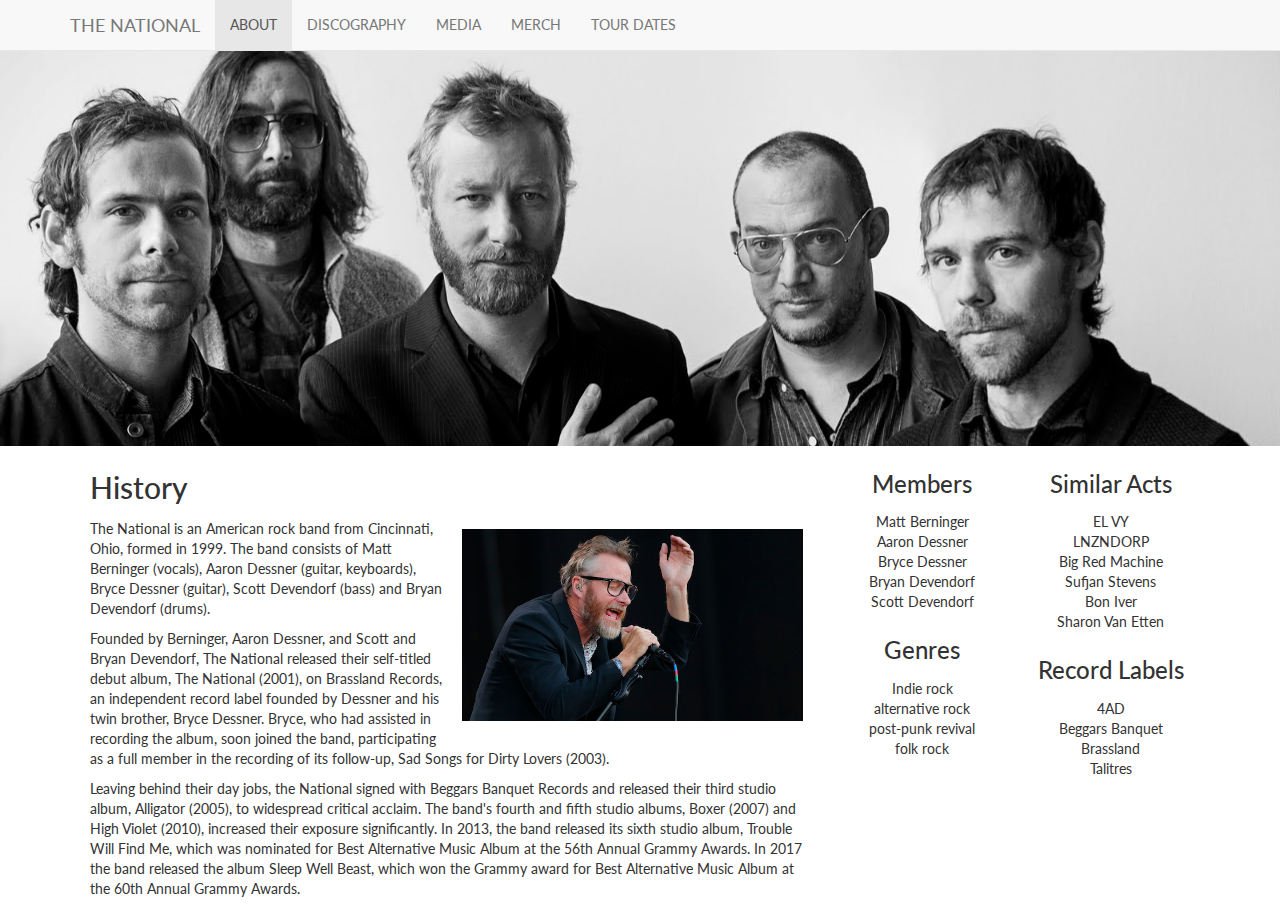
<file: about.html>
<!DOCTYPE html>
<html lang+"en">
<head>
  <title>About</title>
  <meta charset="utf-8">
  <meta name="viewport" content="width=device-width, initial-scale=1.0">
  <link rel="stylesheet" href="https://maxcdn.bootstrapcdn.com/bootstrap/3.3.7/css/bootstrap.min.css"/>
  <link rel="stylesheet" href="./assets/stylesheets/the-national-styles.css"/>
  <link href="https://fonts.googleapis.com/css?family=Lato" rel="stylesheet"/>
  <meta name="viewport" content="width=device-width, initial-scale=1.0">
</head>

<body>
  <nav class="navbar navbar-default navbar-fixed-top">
      <div class="container">
        <div class="navbar-header">
          <button type="button" class="navbar-toggle collapsed" data-toggle="collapse" data-target="#navbar" aria-expanded="false" aria-controls="navbar">
            <span class="sr-only">Toggle navigation</span>
            <span class="icon-bar"></span>
            <span class="icon-bar"></span>
            <span class="icon-bar"></span>
          </button>
          <a class="navbar-brand" href="index.html">The National</a>
        </div>

        <div id="navbar" class="collapse navbar-collapse">
          <ul class="nav navbar-nav">
            <li class="active"><a href="about.html">About</a></li>
            <li><a href="discography.html">Discography</a></li>
            <li><a href="media.html">Media</a></li>
            <li><a href="merch.html">Merch</a></li>
            <li><a href="tour-dates.html">Tour Dates</a></li>
          </ul>
        </div><!--/.nav-collapse -->
      </div>
    </nav>

<div class="img">
  <img src="./assets/images/ntl-about-large.jpg" alt="The five members of The National."/>
</div>

<div class="container-fluid">
<!-- <h1>About The National</h1> -->
  <div class="row">
    <div class="col-sm-7 col-md-10 col-lg-8">
    <h2>History</h2>
    <p>
      <img class="img-responsive" src="./assets/images/ntl-about-small.jpg" alt="Matt Berninger singing." style="float:right;max-width:50%;height:auto;padding:10px;">The National is an American rock band from Cincinnati, Ohio, formed in 1999. The band consists of Matt Berninger (vocals), Aaron Dessner (guitar, keyboards), Bryce Dessner (guitar), Scott Devendorf (bass) and Bryan Devendorf (drums).
      </p>
    <p>
      Founded by Berninger, Aaron Dessner, and Scott and Bryan Devendorf, The National released their self-titled debut album, The National (2001), on Brassland Records, an independent record label founded by Dessner and his twin brother, Bryce Dessner. Bryce, who had assisted in recording the album, soon joined the band, participating as a full member in the recording of its follow-up, Sad Songs for Dirty Lovers (2003).
      </p>
    <p>
      Leaving behind their day jobs, the National signed with Beggars Banquet Records and released their third studio album, Alligator (2005), to widespread critical acclaim. The band's fourth and fifth studio albums, Boxer (2007) and High Violet (2010), increased their exposure significantly. In 2013, the band released its sixth studio album, Trouble Will Find Me, which was nominated for Best Alternative Music Album at the 56th Annual Grammy Awards. In 2017 the band released the album Sleep Well Beast, which won the Grammy award for Best Alternative Music Album at the 60th Annual Grammy Awards.
      </p>
  </div>

  <div class="col-sm-1 col-md-4 col-lg-2">
    <h3>Members</h3>
      <ul class="list text-center">
        <li>Matt Berninger</li>
        <li>Aaron Dessner</li>
        <li>Bryce Dessner</li>
        <li>Bryan Devendorf</li>
        <li>Scott Devendorf</li>
      </ul>

    <h3>Genres</h3>
      <ul class="list text-center">
        <li>Indie rock</li>
        <li>alternative rock</li>
        <li>post-punk revival</li>
        <li>folk rock</li>
      </ul>
    </div>

    <div class="col-sm-1 col-md-4 col-lg-2">
    <h3>Similar Acts</h3>
      <ul class="list text-center">
        <li>EL VY</li>
        <li>LNZNDORP</li>
        <li>Big Red Machine</li>
        <li>Sufjan Stevens</li>
        <li>Bon Iver</li>
        <li>Sharon Van Etten</li>
      </ul>

    <h3>Record Labels</h3>
      <ul class="list text-center">
        <li>4AD</li>
        <li>Beggars Banquet</li>
        <li>Brassland</li>
        <li>Talitres</li>
      </ul>
  </div>
</div>
</div>

<script src="https://ajax.googleapis.com/ajax/libs/jquery/3.3.1/jquery.min.js"></script>
<script src="https://maxcdn.bootstrapcdn.com/bootstrap/3.3.7/js/bootstrap.min.js"></script>
</body>
</html>
</file>
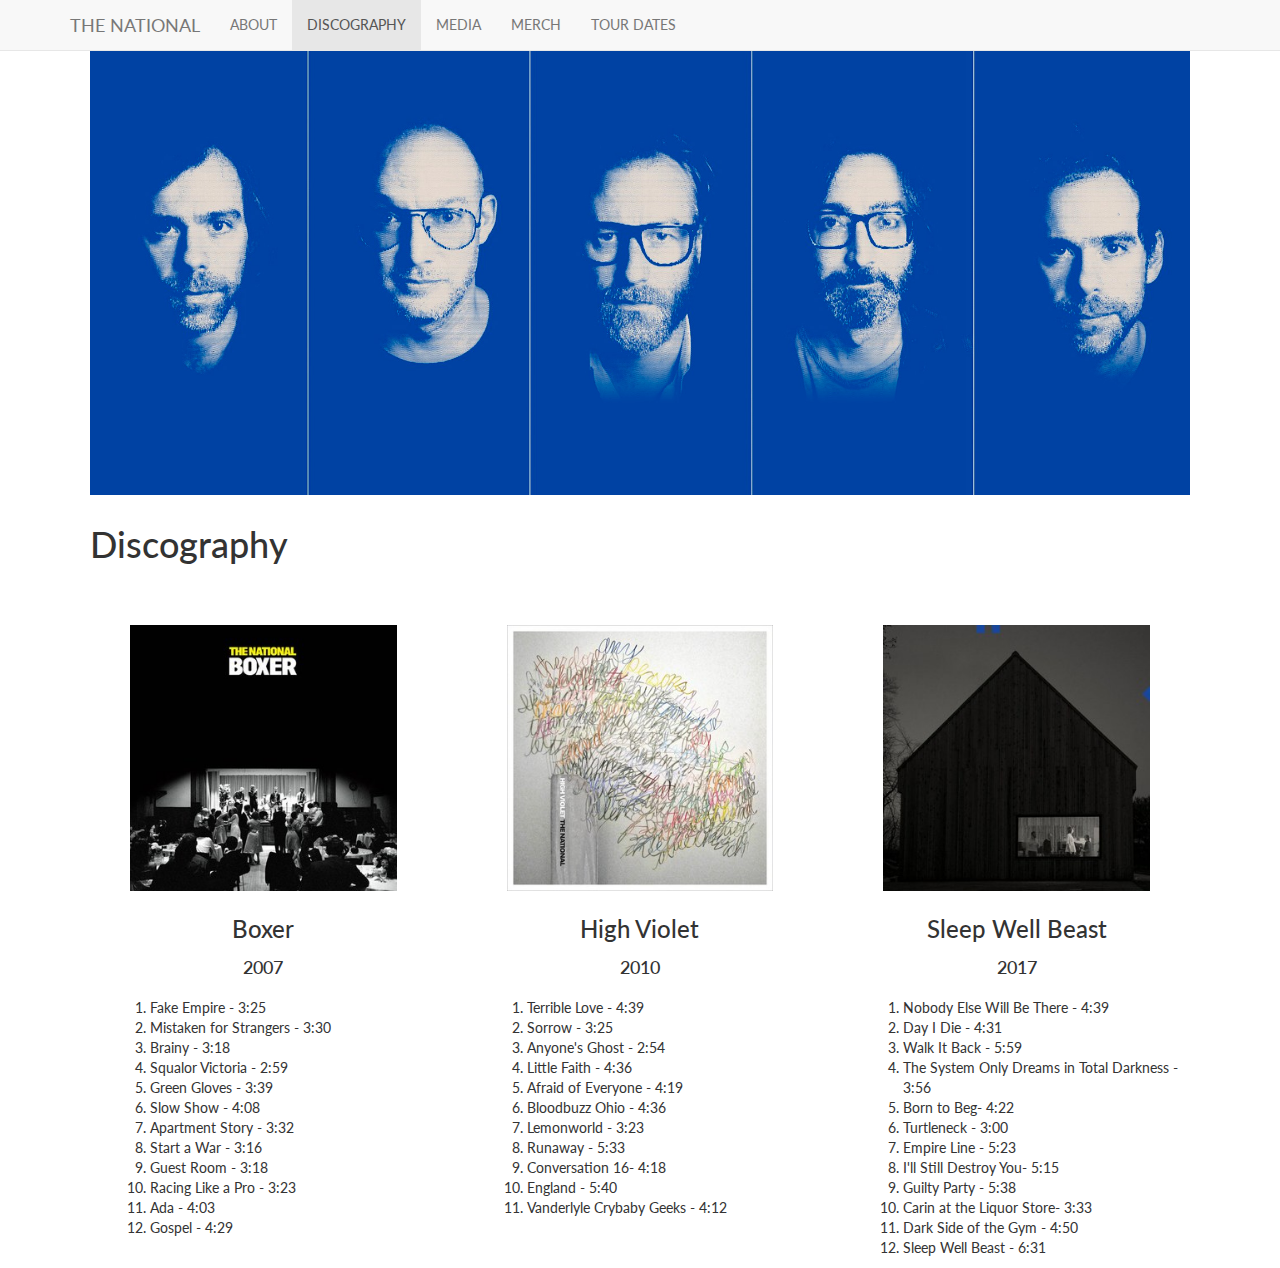
<file: discography.html>
<!DOCTYPE html>
<html lang+"en">
<head>
  <title>Discography</title>
  <meta charset="utf-8">
  <meta name="viewport" content="width=device-width, initial-scale=1.0">
  <link rel="stylesheet" href="https://maxcdn.bootstrapcdn.com/bootstrap/3.3.7/css/bootstrap.min.css"/>
  <link rel="stylesheet" href="./assets/stylesheets/the-national-styles.css"/>
  <link href="https://fonts.googleapis.com/css?family=Lato" rel="stylesheet"/>
</head>
<body>
  <nav class="navbar navbar-default navbar-fixed-top">
      <div class="container">
        <div class="navbar-header">
          <button type="button" class="navbar-toggle collapsed" data-toggle="collapse" data-target="#navbar" aria-expanded="false" aria-controls="navbar">
            <span class="sr-only">Toggle navigation</span>
            <span class="icon-bar"></span>
            <span class="icon-bar"></span>
            <span class="icon-bar"></span>
          </button>
          <a class="navbar-brand" href="index.html">The National</a>
        </div>

        <div id="navbar" class="collapse navbar-collapse">
          <ul class="nav navbar-nav">
            <li><a href="about.html">About</a></li>
            <li class="active"><a href="discography.html">Discography</a></li>
            <li><a href="media.html">Media</a></li>
            <li><a href="merch.html">Merch</a></li>
            <li><a href="tour-dates.html">Tour Dates</a></li>
          </ul>
        </div><!--/.nav-collapse -->
      </div>
    </nav>

<div class="container-fluid">
    <img src="./assets/images/ntl-swb.jpg" alt="Portrait of each band member in a row."/>
    <h1>Discography</h1>
    </div>

<div class="container-fluid">
  <div class="row">
    <div class="col-sm-3 col-md-6 col-lg-4">
      <img class="img-responsive" src="./assets/images/ntl-boxer.jpg">
      <h3>Boxer</h3>
        <h4>2007</h4>
          <ol>
            <li>Fake Empire - 3:25</li>
            <li>Mistaken for Strangers - 3:30</li>
            <li>Brainy - 3:18</li>
            <li>Squalor Victoria - 2:59</li>
            <li>Green Gloves - 3:39</li>
            <li>Slow Show - 4:08</li>
            <li>Apartment Story - 3:32</li>
            <li>Start a War - 3:16</li>
            <li>Guest Room - 3:18</li>
            <li>Racing Like a Pro - 3:23</li>
            <li>Ada - 4:03</li>
            <li>Gospel - 4:29</li>
          </ol>
    </div>

    <div class="col-sm-3 col-md-6 col-lg-4">
      <img class="img-responsive" src="./assets/images/ntl-highviolet.jpg">
      <h3>High Violet</h3>
      <h4>2010</h4>
        <ol class="album-tracks">
          <li>Terrible Love - 4:39</li>
          <li>Sorrow - 3:25</li>
          <li>Anyone's Ghost - 2:54</li>
          <li>Little Faith - 4:36</li>
          <li>Afraid of Everyone - 4:19</li>
          <li>Bloodbuzz Ohio - 4:36</li>
          <li>Lemonworld - 3:23</li>
          <li>Runaway - 5:33</li>
          <li>Conversation 16- 4:18</li>
          <li>England - 5:40</li>
          <li>Vanderlyle Crybaby Geeks - 4:12</li>
        </ol>
    </div>

    <div class="col-sm-3 col-md-6 col-lg-4">
      <img class="img-responsive" src="./assets/images/ntl-sleepwellbeast.jpg">
      <h3>Sleep Well Beast</h3>
      <h4>2017</h4>
        <ol class="album-tracks">
          <li>Nobody Else Will Be There - 4:39</li>
          <li>Day I Die - 4:31</li>
          <li>Walk It Back - 5:59</li>
          <li>The System Only Dreams in Total Darkness - 3:56</li>
          <li>Born to Beg- 4:22</li>
          <li>Turtleneck - 3:00</li>
          <li>Empire Line - 5:23</li>
          <li>I'll Still Destroy You- 5:15</li>
          <li>Guilty Party - 5:38</li>
          <li>Carin at the Liquor Store- 3:33</li>
          <li>Dark Side of the Gym - 4:50</li>
          <li>Sleep Well Beast - 6:31</li>
        </ol>
  </div>

</div>
</div>

<script src="https://ajax.googleapis.com/ajax/libs/jquery/3.3.1/jquery.min.js"></script>
<script src="https://maxcdn.bootstrapcdn.com/bootstrap/3.3.7/js/bootstrap.min.js"></script>
</body>
</html>
</file>
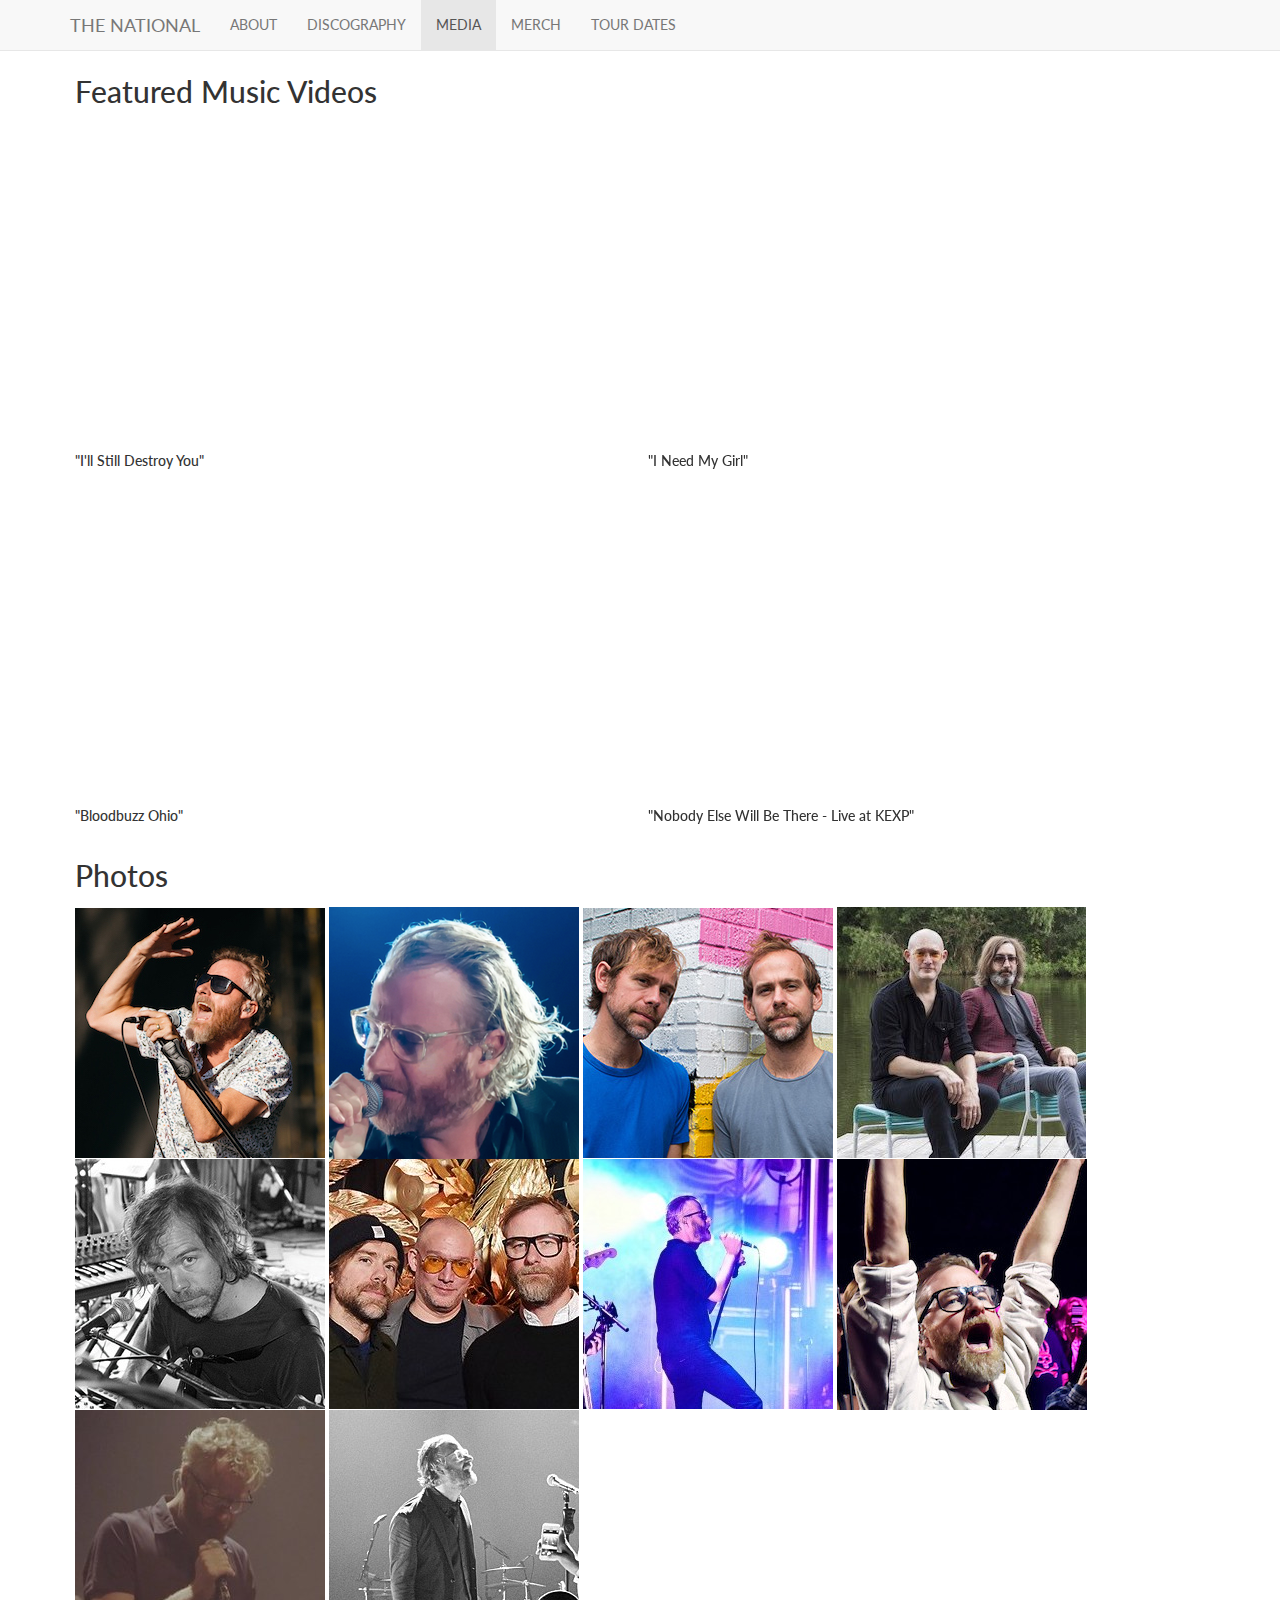
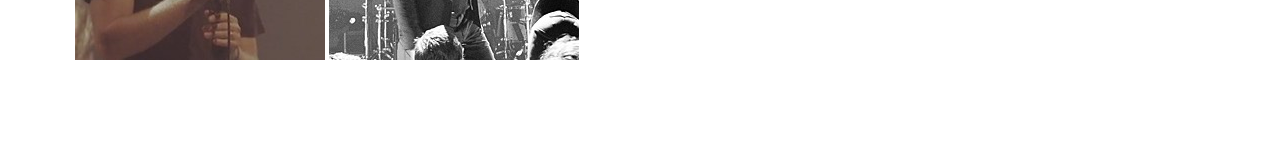
<file: media.html>
<!DOCTYPE html>
<html lang+"en">
<head>
  <title>Media</title>
  <meta charset="utf-8">
  <meta name="viewport" content="width=device-width, initial-scale=1.0">
  <link rel="stylesheet" href="https://maxcdn.bootstrapcdn.com/bootstrap/3.3.7/css/bootstrap.min.css"/>
  <link rel="stylesheet" href="./assets/stylesheets/the-national-styles.css"/>
  <link rel="stylesheet" href="./assets/stylesheets/lightbox.min.css"/>
  <link href="https://fonts.googleapis.com/css?family=Lato" rel="stylesheet"/>
  <meta name="viewport" content="width=device-width, initial-scale=1.0">
</head>
<body>
  <nav class="navbar navbar-default navbar-fixed-top">
      <div class="container">
        <div class="navbar-header">
          <button type="button" class="navbar-toggle collapsed" data-toggle="collapse" data-target="#navbar" aria-expanded="false" aria-controls="navbar">
            <span class="sr-only">Toggle navigation</span>
            <span class="icon-bar"></span>
            <span class="icon-bar"></span>
            <span class="icon-bar"></span>
          </button>
          <a class="navbar-brand" href="index.html">The National</a>
        </div>
        <div id="navbar" class="collapse navbar-collapse">
          <ul class="nav navbar-nav">
            <li><a href="about.html">About</a></li>
            <li><a href="discography.html">Discography</a></li>
            <li class="active"><a href="media.html">Media</a></li>
            <li><a href="merch.html">Merch</a></li>
            <li><a href="tour-dates.html">Tour Dates</a></li>
          </ul>
        </div><!--/.nav-collapse -->
      </div>
    </nav>

  <div id="videos" class="container-fluid">
    <h2>Featured Music Videos</h2>

    <div class="row">
      <div class="col-md-6 col-lg-6">
        <iframe width="560" height="315" src="https://www.youtube.com/embed/gPp-3QSXf1g" frameborder="0" allow="accelerometer; autoplay; encrypted-media; gyroscope; picture-in-picture" allowfullscreen></iframe>
        <h5>"I'll Still Destroy You"</h5>
      </div>

      <div class="col-md-6 col-lg-6">
        <iframe width="560" height="315" src="https://www.youtube.com/embed/A-Tod1_tZdU" frameborder="0" allow="accelerometer; autoplay; encrypted-media; gyroscope; picture-in-picture" allowfullscreen></iframe>
        <h5>"I Need My Girl"</h5>
      </div>

      <div class="col-md-6 col-lg-6">
        <iframe width="560" height="315" src="https://www.youtube.com/embed/yfySK7CLEEg" frameborder="0" allow="accelerometer; autoplay; encrypted-media; gyroscope; picture-in-picture" allowfullscreen></iframe>
        <h5>"Bloodbuzz Ohio"</h5>
    </div>

      <div class="col-md-6 col-lg-6 youtube">
        <iframe width="560" height="315" src="https://www.youtube.com/embed/5SVXsdJYLi8" frameborder="0" allow="accelerometer; autoplay; encrypted-media; gyroscope; picture-in-picture" allowfullscreen></iframe>
        <h5>"Nobody Else Will Be There - Live at KEXP"</h5>
    </div>
  </div>

<div id="photos" class="container-fluid">
  <h2>Photos</h2>

    <a href="./assets/images/lightbox/ntl-1.jpg" data-lightbox="ntl">
    <img src="./assets/images/lightbox/ntl-1-thumbnail.jpg"/>
    </a>

    <a href="./assets/images/lightbox/ntl-2.jpg" data-lightbox="ntl">
    <img src="./assets/images/lightbox/ntl-2-thumbnail.jpg"/>
    </a>

    <a href="./assets/images/lightbox/ntl-3.jpg" data-lightbox="ntl">
    <img src="./assets/images/lightbox/ntl-3-thumbnail.jpg"/>
    </a>

    <a href="./assets/images/lightbox/ntl-4.jpg" data-lightbox="ntl">
    <img src="./assets/images/lightbox/ntl-4-thumbnail.jpg"/>
    </a>

    <a href="./assets/images/lightbox/ntl-5.jpg" data-lightbox="ntl">
    <img src="./assets/images/lightbox/ntl-5-thumbnail.jpg"/>
    </a>

    <a href="./assets/images/lightbox/ntl-6.jpg" data-lightbox="ntl">
    <img src="./assets/images/lightbox/ntl-6-thumbnail.jpg"/>
    </a>

    <a href="./assets/images/lightbox/ntl-7.jpg" data-lightbox="ntl">
    <img src="./assets/images/lightbox/ntl-7-thumbnail.jpg"/>
    </a>

    <a href="./assets/images/lightbox/ntl-8.jpg" data-lightbox="ntl">
    <img src="./assets/images/lightbox/ntl-8-thumbnail.jpg"/>
    </a>

    <a href="./assets/images/lightbox/ntl-9.jpg" data-lightbox="ntl">
    <img src="./assets/images/lightbox/ntl-9-thumbnail.jpg"/>
    </a>

    <a href="./assets/images/lightbox/ntl-10.jpg" data-lightbox="ntl">
    <img src="./assets/images/lightbox/ntl-10-thumbnail.jpg"/>
    </a>
</div>

  <script
      src="http://code.jquery.com/jquery-3.3.1.min.js"
      integrity="sha256-FgpCb/KJQlLNfOu91ta32o/NMZxltwRo8QtmkMRdAu8="
      crossorigin="anonymous"></script>
      <script src="./assets/javascripts/lightbox.min.js"></script>
</body>
</html>
</file>
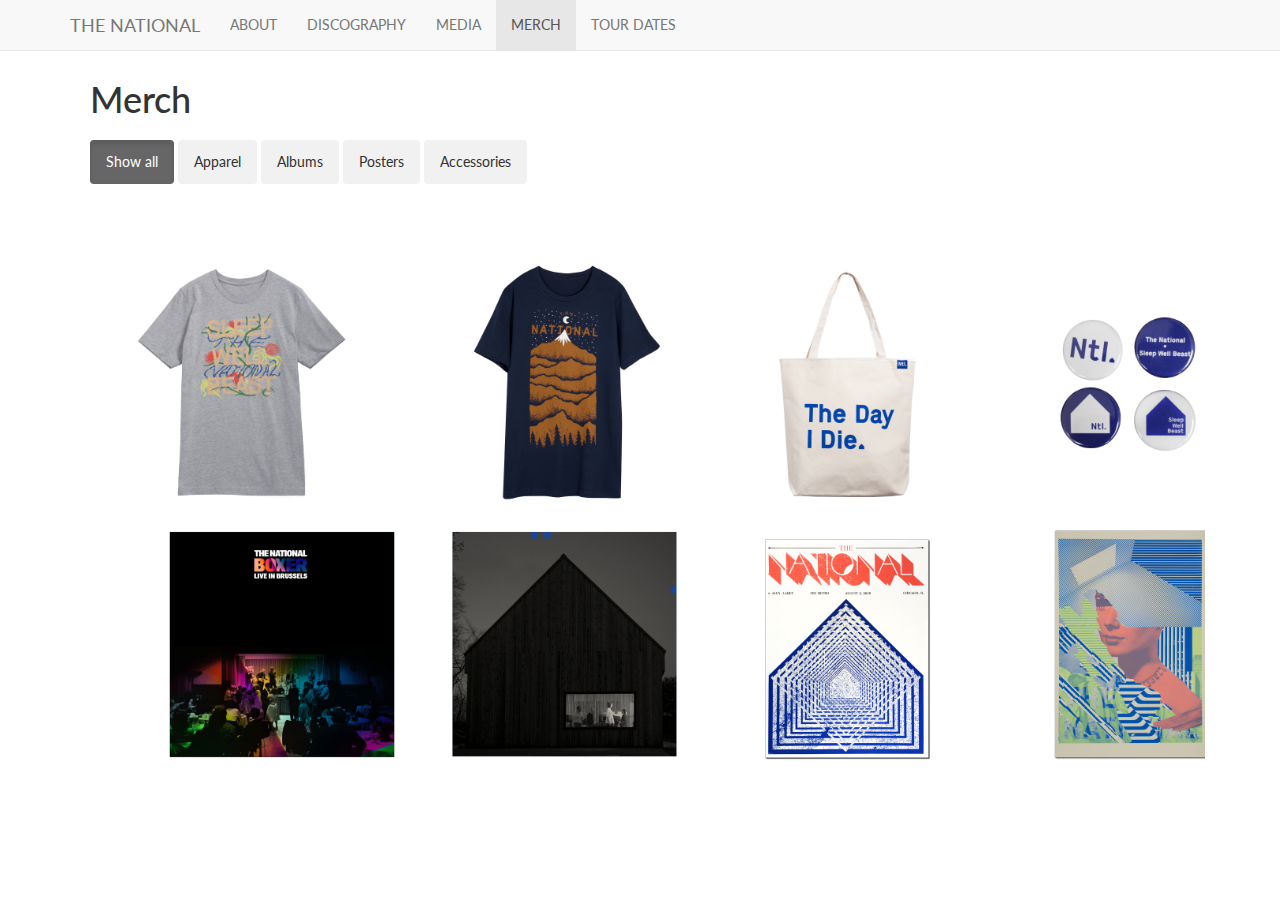
<file: merch.html>
<!DOCTYPE html>
<html lang+"en">
<head>
  <title>Merch</title>
  <meta charset="utf-8">
  <meta name="viewport" content="width=device-width, initial-scale=1.0">
  <link rel="stylesheet" href="https://maxcdn.bootstrapcdn.com/bootstrap/3.3.7/css/bootstrap.min.css"/>
  <link rel="stylesheet" href="./assets/stylesheets/the-national-styles.css"/>
  <link href="https://fonts.googleapis.com/css?family=Lato" rel="stylesheet"/>
  <meta name="viewport" content="width=device-width, initial-scale=1.0">
</head>
<body>
  <nav class="navbar navbar-default navbar-fixed-top">
      <div class="container">
        <div class="navbar-header">
          <button type="button" class="navbar-toggle collapsed" data-toggle="collapse" data-target="#navbar" aria-expanded="false" aria-controls="navbar">
            <span class="sr-only">Toggle navigation</span>
            <span class="icon-bar"></span>
            <span class="icon-bar"></span>
            <span class="icon-bar"></span>
          </button>
          <a class="navbar-brand" href="index.html">The National</a>
        </div>
        <div id="navbar" class="collapse navbar-collapse">
          <ul class="nav navbar-nav">
            <li><a href="about.html">About</a></li>
            <li><a href="discography.html">Discography</a></li>
            <li><a href="media.html">Media</a></li>
            <li class="active"><a href="merch.html">Merch</a></li>
            <li><a href="tour-dates.html">Tour Dates</a></li>
          </ul>
        </div><!--/.nav-collapse -->
      </div>
    </nav>

  <div class="container-fluid">
    <h1>Merch</h1>
      <div id="myBtnContainer">
      <button class="btn active" onclick="filterSelection('all')"> Show all</button>
      <button class="btn" onclick="filterSelection('apparel')"> Apparel</button>
      <button class="btn" onclick="filterSelection('albums')"> Albums</button>
      <button class="btn" onclick="filterSelection('posters')"> Posters</button>
      <button class="btn" onclick="filterSelection('accessories')"> Accessories</button>
    </div>
  </div>

    <div class="container-fluid">
      <div class="row">
        <div class="col-sm-6 col-md-3">
          <div class="image-responsive">
            <div class="filterDiv apparel">
              <div class="reveal">
                <img id="merch" src="./assets/images/merch/sleep-well-tshirt.png" alt="Sleep Well T-shirt"/>
                  <div class="hidden">
                    <div class="caption">
                      <div class="centered">
                        <p>SOLD OUT</p>
                    </div><!-- end of .centered -->
                  </div><!-- end of .caption -->
                </div><!-- end of .hidden -->
              </div>
            </div>
          </div>
        </div>

          <div class="col-sm-6 col-md-3">
            <div class="img-responsive">
              <div class="filterDiv apparel">
                <div class="reveal">
                  <img id="merch" src="./assets/images/merch/peak-tshirt.png" alt="Peak T-shirt"/>
                    <div class="hidden">
                      <div class="caption">
                        <div class="centered">
                          <p>SOLD OUT</p>
                    </div><!-- end of .centered -->
                  </div><!-- end of .caption -->
                </div><!-- end of .hidden -->
              </div>
            </div>
          </div>
        </div>

        <div class="col-sm-6 col-md-3">
          <div class="img-responsive">
            <div class="filterDiv accessories">
              <div class="reveal">
                <img id="merch" src="./assets/images/merch/day-tote.png" alt="Day Tote"/>
                  <div class="hidden">
                    <div class="caption">
                      <div class="centered">
                        <p>SOLD OUT</p>
                    </div><!-- end of .centered -->
                  </div><!-- end of .caption -->
                </div><!-- end of .hidden -->
              </div>
            </div>
          </div>
        </div>

        <div class="col-sm-6 col-md-3">
          <div class="img-responsive">
            <div class="filterDiv accessories">
              <div class="reveal">
                <img id="merch" src="./assets/images/merch/button-set.png" alt="Button Set"/>
                  <div class="hidden">
                    <div class="caption">
                      <div class="centered">
                    <p>SOLD OUT</p>
                  </div><!-- end of .centered -->
                </div><!-- end of .caption -->
              </div><!-- end of .hidden -->
            </div>
          </div>
        </div>
      </div>
    </div>

      <div class="row">
          <div class="col-sm-6 col-md-3">
            <div class="img-responsive">
              <div class="filterDiv albums">
                <div class="reveal">
                  <img id="merch" src="./assets/images/merch/boxer-live-cd.png" alt="Boxer Live Album"/>
                    <div class="hidden">
                      <div class="caption">
                        <div class="centered">
                        <p>SOLD OUT</p>
                        </div><!-- end of .centered -->
                      </div><!-- end of .caption -->
                    </div><!-- end of .hidden -->
                  </div>
                </div>
              </div>
            </div>

          <div class="col-sm-6 col-md-3">
            <div class="img-responsive">
              <div class="filterDiv albums">
                <div class="reveal">
                  <img id="merch" src="./assets/images/merch/sleep-well-cd.png" alt="Sleep Well Beast Album"/>
                  <div class="hidden">
                    <div class="caption">
                      <div class="centered">
                      <p>SOLD OUT</p>
                    </div><!-- end of .centered -->
                  </div><!-- end of .caption -->
                </div><!-- end of .hidden -->
              </div>
            </div>
          </div>
        </div>

          <div class="col-sm-6 col-md-3">
            <div class="img-responsive">
              <div class="filterDiv posters">
                <div class="reveal">
                  <img id="merch" src="./assets/images/merch/poster1.png" alt="Chicago Metro Poster"/>
                    <div class="hidden">
                      <div class="caption">
                        <div class="centered">
                        <p>SOLD OUT</p>
                      </div><!-- end of .centered -->
                    </div><!-- end of .caption -->
                  </div><!-- end of .hidden -->
                </div>
              </div>
            </div>
        </div>

          <div class="col-sm-6 col-md-3">
            <div class="img-responsive">
              <div class="filterDiv posters">
                <div class="reveal">
                  <img id="merch" src="./assets/images/merch/poster2.png" alt="Dublin Poster"/>
                  <div class="hidden">
                    <div class="caption">
                      <div class="centered">
                      <p>SOLD OUT</p>
                    </div><!-- end of .centered -->
                  </div><!-- end of .caption -->
                </div><!-- end of .hidden -->
              </div>
            </div>
          </div>
        </div>
      </div>
    </div>

    <script>
    filterSelection("all")
    function filterSelection(c) {
      var x, i;
      x = document.getElementsByClassName("filterDiv");
      if (c == "all") c = "";
      // Add the "show" class (display:block) to the filtered elements, and remove the "show" class from the elements that are not selected
      for (i = 0; i < x.length; i++) {
        w3RemoveClass(x[i], "show");
        if (x[i].className.indexOf(c) > -1) w3AddClass(x[i], "show");
      }
    }

    // Show filtered elements
    function w3AddClass(element, name) {
      var i, arr1, arr2;
      arr1 = element.className.split(" ");
      arr2 = name.split(" ");
      for (i = 0; i < arr2.length; i++) {
        if (arr1.indexOf(arr2[i]) == -1) {
          element.className += " " + arr2[i];
        }
      }
    }

    // Hide elements that are not selected
    function w3RemoveClass(element, name) {
      var i, arr1, arr2;
      arr1 = element.className.split(" ");
      arr2 = name.split(" ");
      for (i = 0; i < arr2.length; i++) {
        while (arr1.indexOf(arr2[i]) > -1) {
          arr1.splice(arr1.indexOf(arr2[i]), 1);
        }
      }
      element.className = arr1.join(" ");
    }

    // Add active class to the current control button (highlight it)
    var btnContainer = document.getElementById("myBtnContainer");
    var btns = btnContainer.getElementsByClassName("btn");
    for (var i = 0; i < btns.length; i++) {
      btns[i].addEventListener("click", function() {
        var current = document.getElementsByClassName("active");
        current[0].className = current[0].className.replace(" active", "");
        this.className += " active";
      });
    }
    </script>
</body>
</html>
</file>
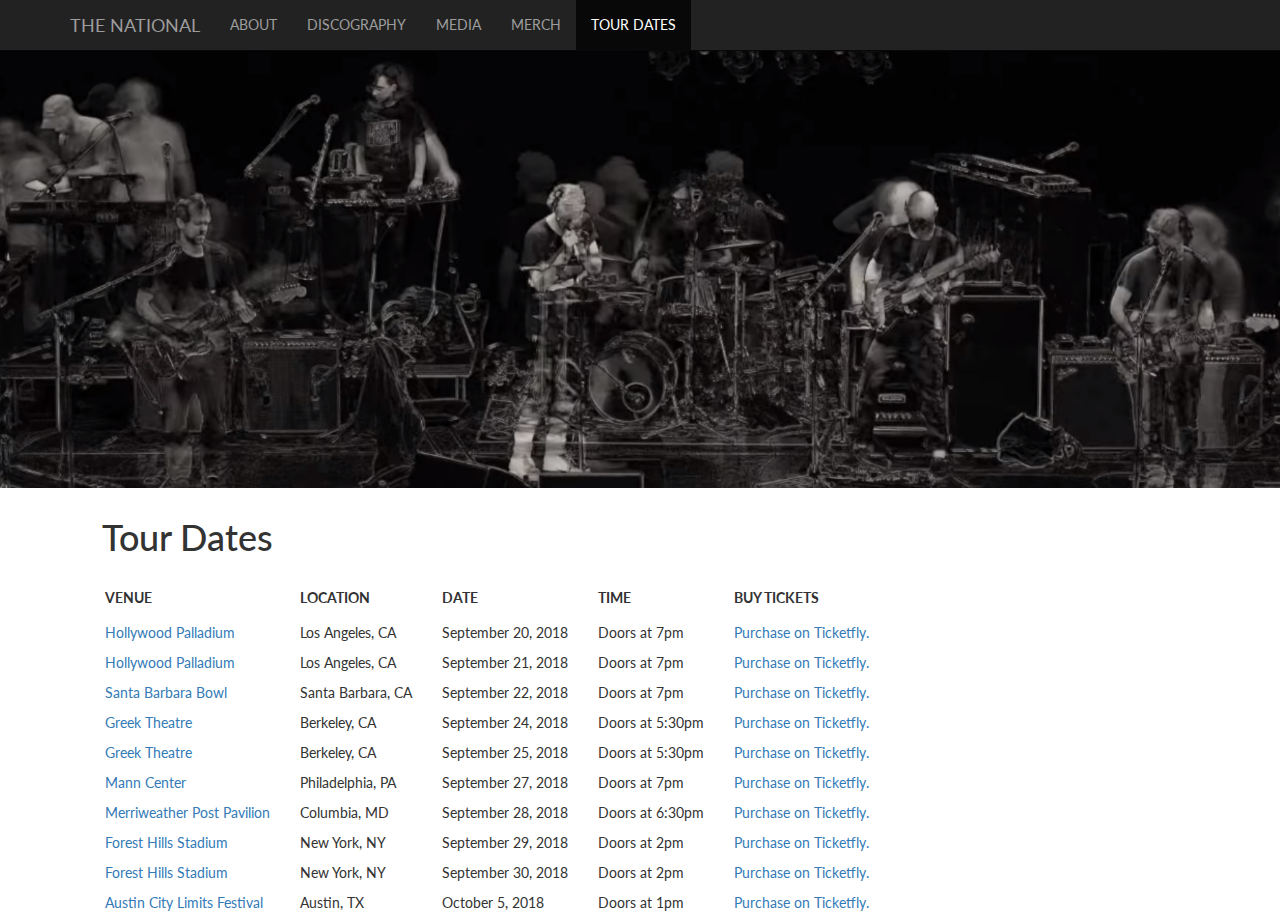
<file: tour-dates.html>
<!DOCTYPE html>
<html lang+"en">
<head>
  <title>Tour Dates</title>
  <meta charset="utf-8">
  <meta name="viewport" content="width=device-width, initial-scale=1.0">
  <link rel="stylesheet" href="https://maxcdn.bootstrapcdn.com/bootstrap/3.3.7/css/bootstrap.min.css"/>
  <link rel="stylesheet" href="./assets/stylesheets/the-national-styles.css"/>
  <link href="https://fonts.googleapis.com/css?family=Lato" rel="stylesheet"/>
  <meta name="viewport" content="width=device-width, initial-scale=1.0">
</head>
<body>
  <nav class="navbar navbar-inverse navbar-fixed-top">
      <div class="container">
        <div class="navbar-header">
          <button type="button" class="navbar-toggle collapsed" data-toggle="collapse" data-target="#navbar" aria-expanded="false" aria-controls="navbar">
            <span class="sr-only">Toggle navigation</span>
            <span class="icon-bar"></span>
            <span class="icon-bar"></span>
            <span class="icon-bar"></span>
          </button>
          <a class="navbar-brand" href="index.html">The National</a>
        </div>
        <div id="navbar" class="collapse navbar-collapse">
          <ul class="nav navbar-nav">
            <li><a href="about.html">About</a></li>
            <li><a href="discography.html">Discography</a></li>
            <li><a href="media.html">Media</a></li>
            <li><a href="merch.html">Merch</a></li>
            <li class="active"><a href="tour-dates.html">Tour Dates</a></li>
          </ul>
        </div><!--/.nav-collapse -->
      </div>
    </nav>

<img src="./assets/images/ntl-all.png" alt="The band on stage."/>

  <div class="container-fluid">
    <h1 id="tour-heading">Tour Dates</h1>
      <table id="tour-dates">
        <tr>
          <th>Venue</th>
          <th>Location</th>
          <th>Date</th>
          <th>Time</th>
          <th>Buy Tickets</th>
        </tr>
        <tr>
          <td><a href="http://www.hollywoodpalladium.com/" target="_blank">Hollywood Palladium</a></td>
          <td>Los Angeles, CA</td>
          <td>September 20, 2018</td>
          <td>Doors at 7pm</td>
          <td><a href="http://www.ticketfly.com/search/?q=the+national" target="_blank">Purchase on Ticketfly.</a></td>
        </tr>
        <tr>
          <td><a href="http://www.hollywoodpalladium.com/" target="_blank">Hollywood Palladium</a></td>
          <td>Los Angeles, CA</td>
          <td>September 21, 2018</td>
          <td>Doors at 7pm</td>
          <td><a href="http://www.ticketfly.com/search/?q=the+national" target="_blank">Purchase on Ticketfly.</a></td>
        </tr>
        <tr>
          <td><a href="https://sbbowl.com/" target="_blank">Santa Barbara Bowl</a></td>
          <td>Santa Barbara, CA</td>
          <td>September 22, 2018</td>
          <td>Doors at 7pm</td>
          <td><a href="http://www.ticketfly.com/search/?q=the+national" target="_blank">Purchase on Ticketfly.</a></td>
        </tr>
        <tr>
          <td><a href="http://thegreekberkeley.com/" target="_blank">Greek Theatre</a></td>
          <td>Berkeley, CA</td>
          <td>September 24, 2018</td>
          <td>Doors at 5:30pm</td>
          <td><a href="http://www.ticketfly.com/search/?q=the+national" target="_blank">Purchase on Ticketfly.</a></td>
        </tr>
        <tr>
          <td><a href="http://thegreekberkeley.com/" target="_blank">Greek Theatre</a></td>
          <td>Berkeley, CA</td>
          <td>September 25, 2018</td>
          <td>Doors at 5:30pm</td>
          <td><a href="http://www.ticketfly.com/search/?q=the+national" target="_blank">Purchase on Ticketfly.</a></td>
        </tr>
        <tr>
          <td><a href="https://manncenter.org/" target="_blank">Mann Center</a></td>
          <td>Philadelphia, PA</td>
          <td>September 27, 2018</td>
          <td>Doors at 7pm</td>
          <td><a href="http://www.ticketfly.com/search/?q=the+national" target="_blank">Purchase on Ticketfly.</a></td>
        </tr>
        <tr>
          <td><a href="http://www.merriweathermusic.com/" target="_blank">Merriweather Post Pavilion</a></td>
          <td>Columbia, MD</td>
          <td>September 28, 2018</td>
          <td>Doors at 6:30pm</td>
          <td><a href="http://www.ticketfly.com/search/?q=the+national" target="_blank">Purchase on Ticketfly.</a></td>
        </tr>
        <tr>
          <td><a href="http://foresthillsstadium.com/" target="_blank">Forest Hills Stadium</a></td>
          <td>New York, NY</td>
          <td>September 29, 2018</td>
          <td>Doors at 2pm</td>
          <td><a href="http://www.ticketfly.com/search/?q=the+national" target="_blank">Purchase on Ticketfly.</a></td>
        </tr>
        <tr>
          <td><a href="http://foresthillsstadium.com/" target="_blank">Forest Hills Stadium</a></td>
          <td>New York, NY</td>
          <td>September 30, 2018</td>
          <td>Doors at 2pm</td>
          <td><a href="http://www.ticketfly.com/search/?q=the+national" target="_blank">Purchase on Ticketfly.</a></td>
        </tr>
        <tr>
          <td><a href="http://www.ticketfly.com/search/?q=the+national" target="_blank">Austin City Limits Festival</a></td>
          <td>Austin, TX</td>
          <td>October 5, 2018</td>
          <td>Doors at 1pm</td>
          <td><a href="http://www.ticketfly.com/search/?q=the+national" target="_blank">Purchase on Ticketfly.</a></td>
        </tr>
      </table>
    </div>
</body>
</html>
</file>
<file: assets/stylesheets/the-national-styles.css>
body#background {
background: url(../images/ntl-index.jpg) no-repeat 50% 50% fixed;
background-size: cover;
-moz-background-size: cover;
-o-background-size: cover;
-webkit-background-size: cover;
}

body {
  font-family: 'Lato', sans-serif;
  padding-top: 50px;
  padding-bottom: 200px;
  }

img {
    max-width: 100%;
    height: auto;
}

body, html {
    height: 100%;
}

h1 {
  padding-top: 10px;
  /* padding-bottom: 10px; */
  text-align: left;
}

#tour-heading {
  padding-left: 12px;
  padding-bottom: 10px;
}

h2 {
  padding-top: 5px;
  padding-bottom: 5px;
  text-align: left;
}

h3 {
  text-align: center;
  padding-top: 5px;
  padding-bottom: 5px;
}

h4 {
  text-align: center;
  padding-bottom: 10px;
}

nav {
    text-transform: uppercase;
}

th {
  padding: 10px 15px;
  text-align: left;
  text-transform: uppercase;
}

td {
    padding: 5px 15px;
    text-align: left;
}

ol {
  padding-left: 60px;
}

.list {
  list-style-type: none;
  text-align: center;
  margin: 0;
  padding: 0;
}

.container-fluid {
  margin-left: 75px;
  margin-right: 75px;
  margin-bottom: 50px;
}

.img-responsive {
  padding-left: 40px;
  padding-right: 40px;
  margin-right: 0px;
}

#videos {
  padding-left: 0px;
}

#photos {
  padding-left: 0px;
  padding-right: 0px;
  margin-left: 0px;
  margin-right: 0px;
  margin-bottom: 100px;
}

#myBtnContainer{
  padding-top: 10px;
  padding-bottom: 20px;
}

.container-fluid {
  overflow: hidden;
}

.filterDiv {
  float: left;
  color: #ffffff;
  width: 300px;
  line-height: 300px;
  text-align: center;
  margin: 2px;
  display: none;
}

.show {
  display: block;
}

.btn {
border: none;
outline: none;
padding: 12px 16px;
background-color: #f1f1f1;
cursor: pointer;
}

.btn:hover {
background-color: #ddd;
}

.btn.active {
background-color: #666;
color: white;
}

.filterDiv img {
width: 100%;
height: auto;
display: block;
}

/* ===============================================
// Reveal module
// =============================================== */

.reveal .hidden { display: block !important; visibility: visible !important;}
.product:hover .reveal img { opacity: 1; }
.reveal { position: relative; }
.reveal .hidden {
  position: absolute;
  z-index: -1;
  top: 0;
  width: 100%;
  height: 100%;
  opacity: 0;
  -webkit-transition: opacity 0.3s ease-in-out;
  -moz-transition: opacity 0.3s ease-in-out;
  -o-transition: opacity 0.3s ease-in-out;
  transition: opacity 0.3s ease-in-out;
}
.reveal:hover .hidden {
  z-index: 100000;
  opacity: 1;
}
.reveal .caption {
  position: absolute;
  top: 0;
  display: table;
  width: 100%;
  height: 100%;
  background-color: white; /* fallback for IE8 */
  background-color: rgba(255, 255, 255, 0.7);
  font: 13px/1.6 sans-serif;
  text-transform: uppercase;
  color: #333;
  letter-spacing: 1px;
  text-align: center;
  text-rendering: optimizeLegibility;
}
.reveal .hidden .caption .centered {
  display: table-cell;
  vertical-align: middle;
}

@media (min-width: 480px) and (max-width: 979px) {
  .reveal .caption {
    font-size: 11px;
  }
}

.reveal {
  cursor: no-drop;
}
</file>
